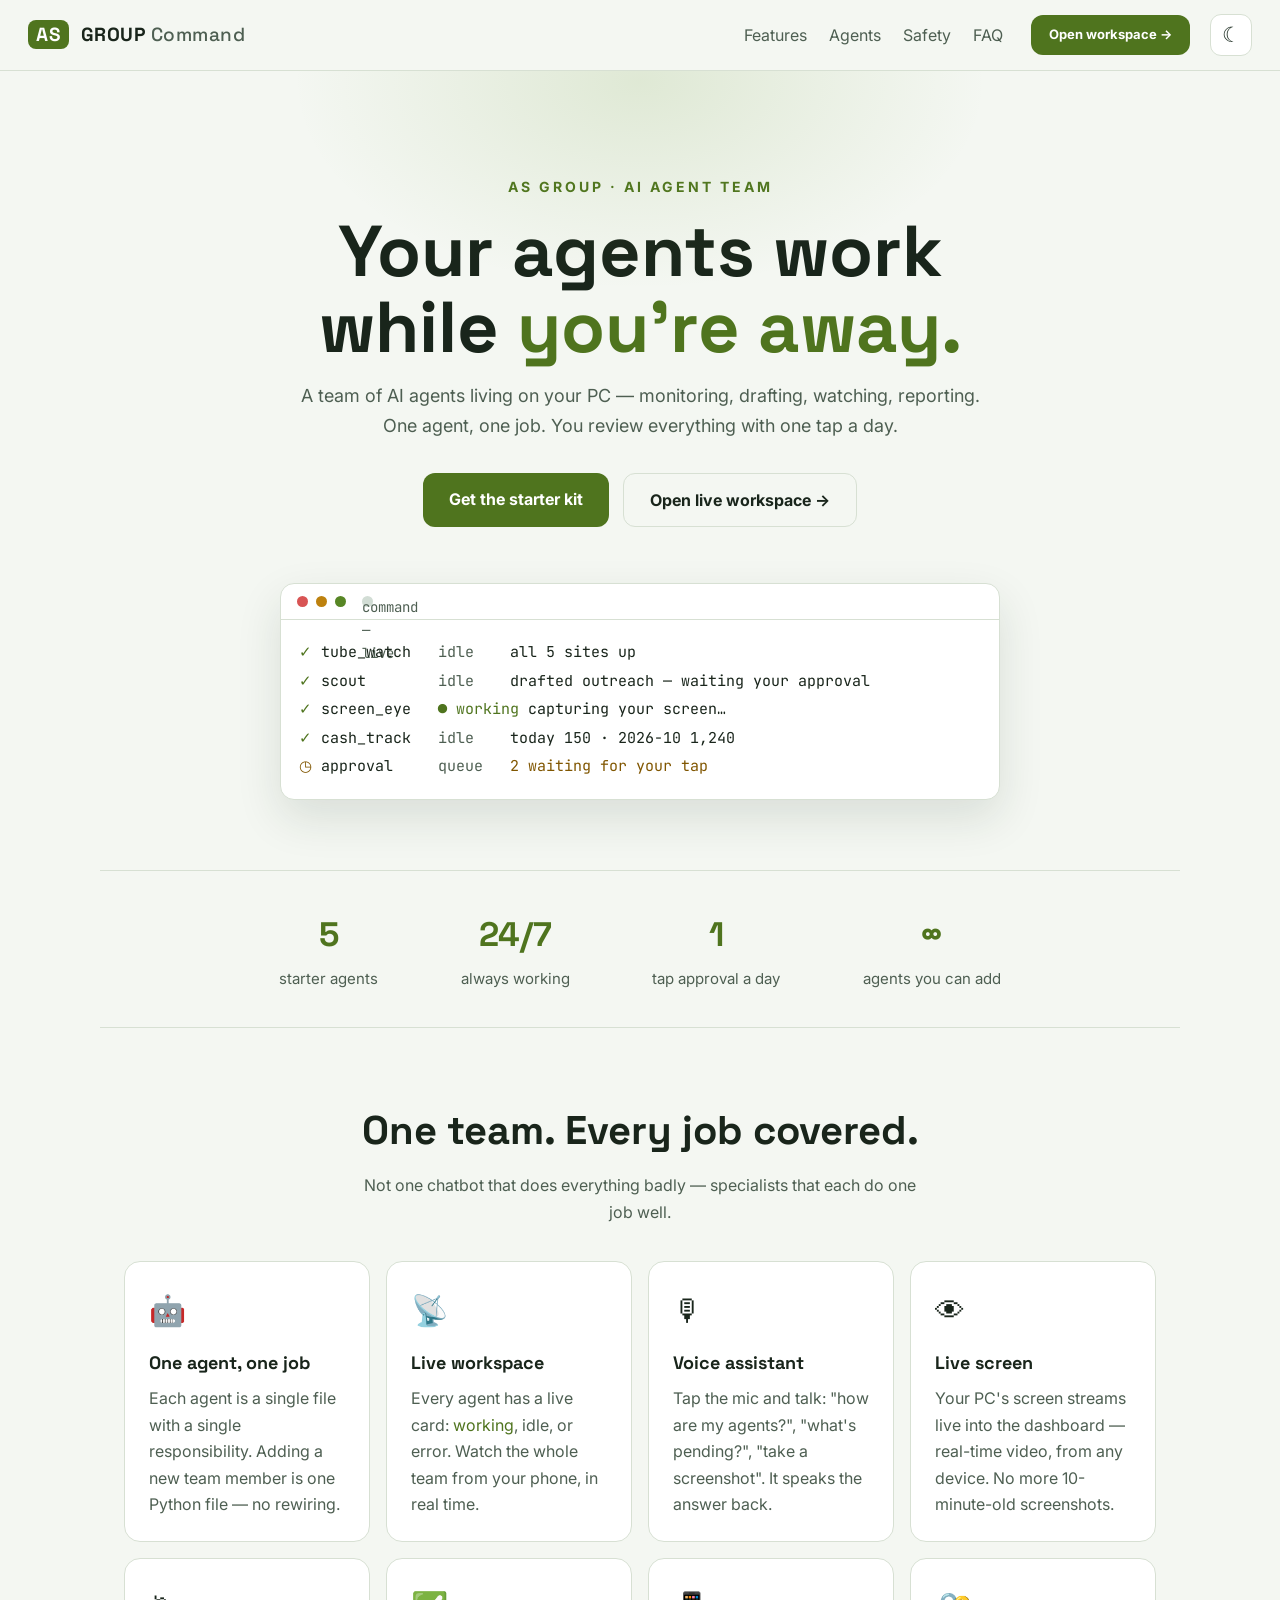
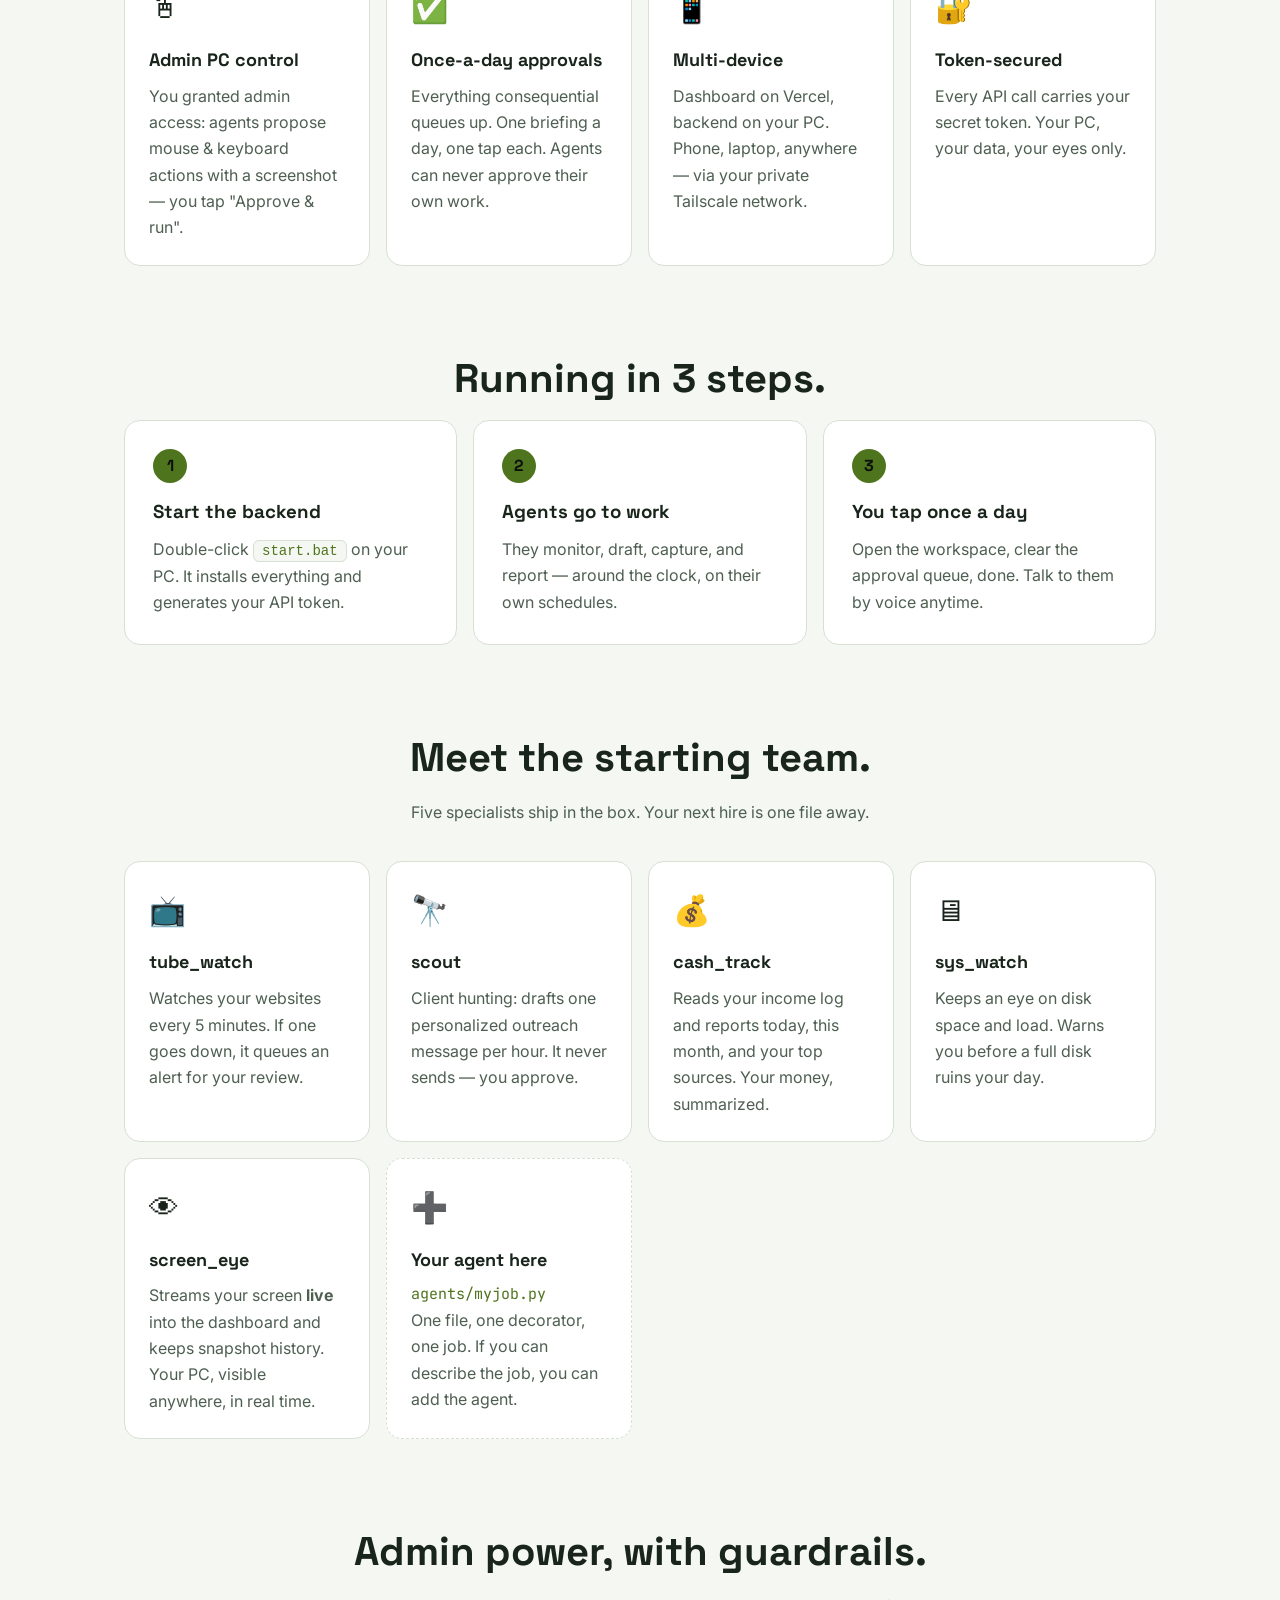
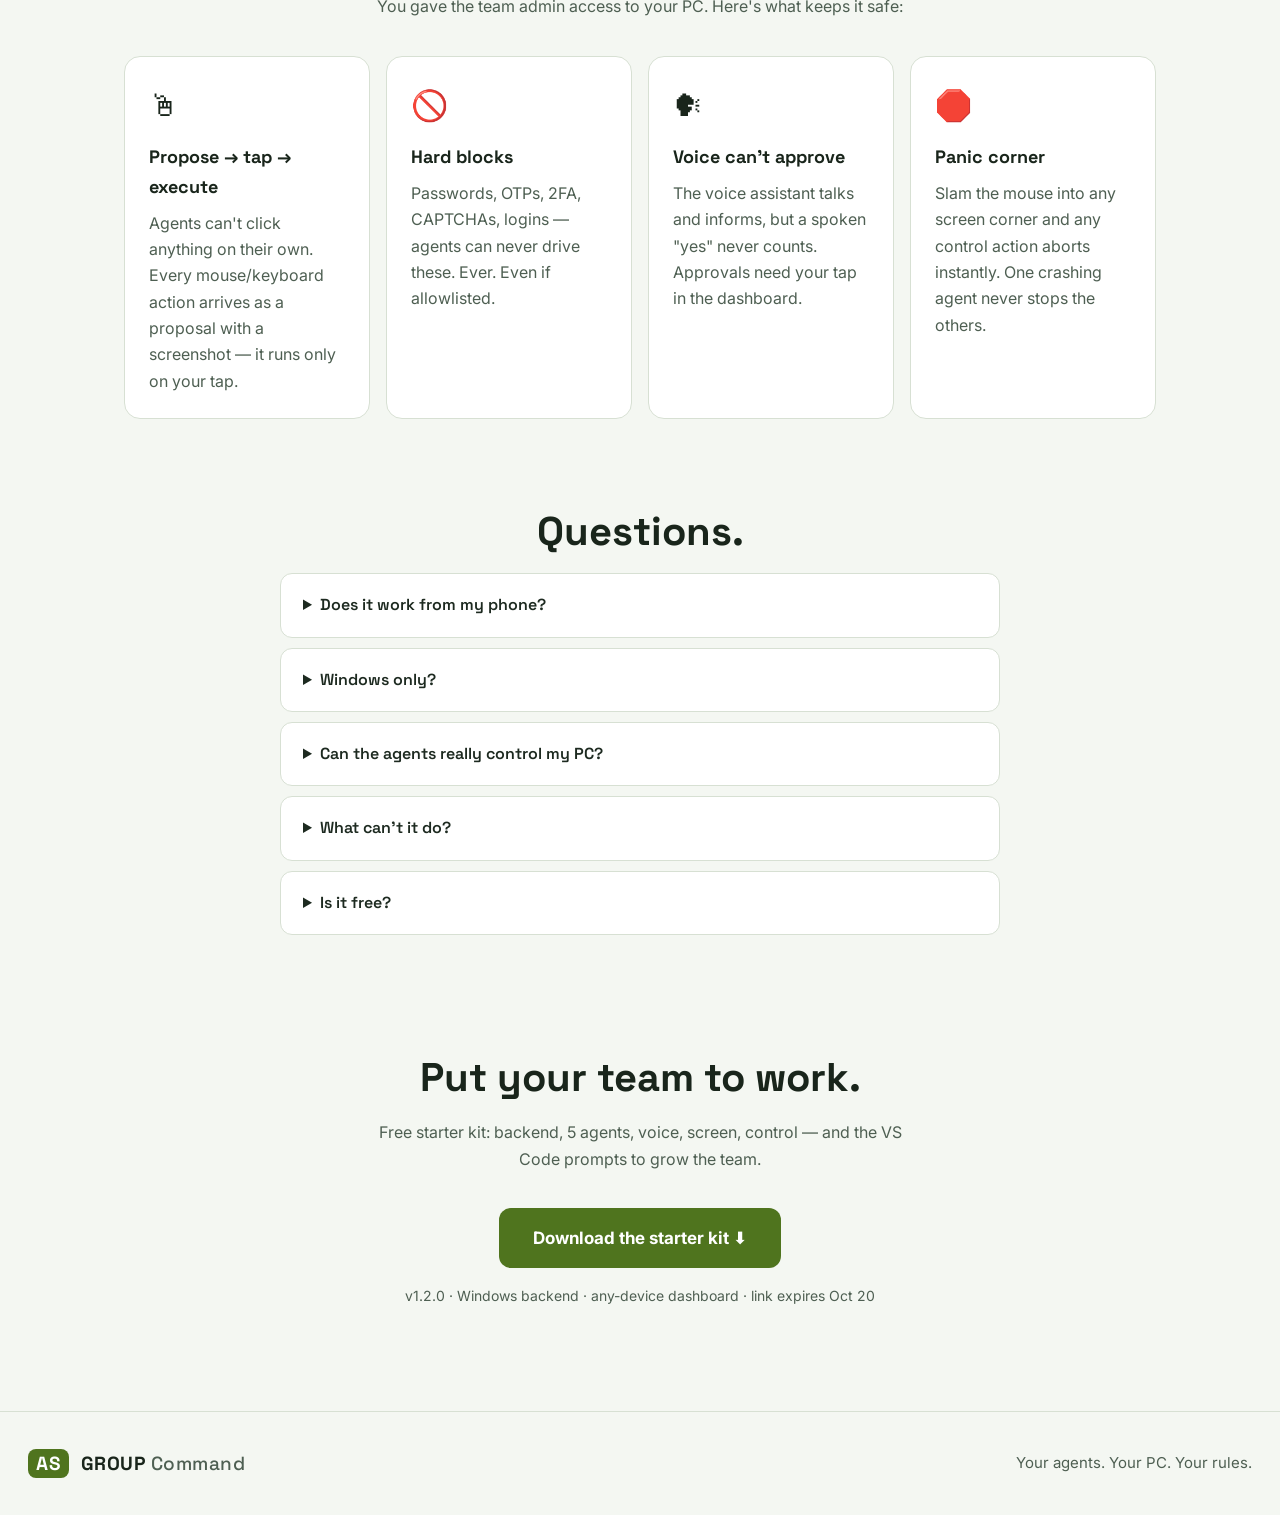
<file: frontend/index.html>
<!doctype html>
<html lang="en">
<head>
<meta charset="utf-8">
<meta name="viewport" content="width=device-width, initial-scale=1">
<meta name="theme-color" content="#070b10">
<title>AS GROUP Command — Your AI agent team</title>
<meta name="description" content="A team of AI agents that works on your PC while you're away. One agent, one job. Voice control, live screen, one-tap approvals.">
<link rel="manifest" href="manifest.webmanifest">
<link rel="icon" href="icon.svg" type="image/svg+xml">
<link rel="apple-touch-icon" href="icon.svg">
<link rel="stylesheet" href="site.css">
<link rel="preconnect" href="https://fonts.googleapis.com">
<link href="https://fonts.googleapis.com/css2?family=Space+Grotesk:wght@500;600;700&family=Inter:wght@400;500;600&family=JetBrains+Mono:wght@400;500&display=swap" rel="stylesheet">
</head>
<body>
<nav>
  <div class="brand"><span class="logo">AS</span> GROUP <em>Command</em></div>
  <div class="links">
    <a href="#features">Features</a><a href="#agents">Agents</a>
    <a href="#safety">Safety</a><a href="#faq">FAQ</a>
  </div>
  <a class="btn small" href="dashboard.html">Open workspace →</a>
  <button type="button" id="siteThemeBtn" class="theme-toggle" title="Switch to light theme" aria-label="Switch to light theme">☼</button>
  <button class="burger" id="burger" aria-label="menu">☰</button>
</nav>
<div class="mobilemenu hidden" id="mobilemenu">
  <a href="#features">Features</a><a href="#agents">Agents</a>
  <a href="#safety">Safety</a><a href="#faq">FAQ</a>
  <a href="dashboard.html">Open workspace →</a>
</div>

<header class="hero">
  <div class="glow"></div>
  <p class="kicker">AS GROUP · AI AGENT TEAM</p>
  <h1>Your agents work<br>while <span>you're away.</span></h1>
  <p class="sub">A team of AI agents living on your PC — monitoring, drafting, watching, reporting. One agent, one job. You review everything with one tap a day.</p>
  <div class="cta">
    <a class="btn" href="#download">Get the starter kit</a>
    <a class="btn ghost" href="dashboard.html">Open live workspace →</a>
  </div>
  <div class="terminal">
    <div class="tbar"><span></span><span></span><span></span><span class="ttitle">command — live</span></div>
    <pre id="term"><span class="g">✓</span> tube_watch   <span class="mut">idle</span>    all 5 sites up
<span class="g">✓</span> scout        <span class="mut">idle</span>    drafted outreach — waiting your approval
<span class="g">✓</span> screen_eye   <span class="grn">● working</span> capturing your screen…
<span class="g">✓</span> cash_track   <span class="mut">idle</span>    today 150 · 2026-10 1,240
<span class="amb">◷</span> approval     <span class="mut">queue</span>   <span class="amb">2 waiting for your tap</span></pre>
  </div>
</header>

<section class="stats">
  <div><b data-count="5">0</b><span>starter agents</span></div>
  <div><b>24/7</b><span>always working</span></div>
  <div><b data-count="1">0</b><span>tap approval a day</span></div>
  <div><b>∞</b><span>agents you can add</span></div>
</section>

<section id="features">
  <h2>One team. Every job covered.</h2>
  <p class="secsub">Not one chatbot that does everything badly — specialists that each do one job well.</p>
  <div class="grid">
    <div class="card"><div class="ico">🤖</div><h3>One agent, one job</h3><p>Each agent is a single file with a single responsibility. Adding a new team member is one Python file — no rewiring.</p></div>
    <div class="card"><div class="ico">📡</div><h3>Live workspace</h3><p>Every agent has a live card: <span class="grn">working</span>, idle, or error. Watch the whole team from your phone, in real time.</p></div>
    <div class="card"><div class="ico">🎙</div><h3>Voice assistant</h3><p>Tap the mic and talk: "how are my agents?", "what's pending?", "take a screenshot". It speaks the answer back.</p></div>
    <div class="card"><div class="ico">👁</div><h3>Live screen</h3><p>Your PC's screen streams live into the dashboard — real-time video, from any device. No more 10-minute-old screenshots.</p></div>
    <div class="card"><div class="ico">🖱</div><h3>Admin PC control</h3><p>You granted admin access: agents propose mouse & keyboard actions with a screenshot — you tap "Approve & run".</p></div>
    <div class="card"><div class="ico">✅</div><h3>Once-a-day approvals</h3><p>Everything consequential queues up. One briefing a day, one tap each. Agents can never approve their own work.</p></div>
    <div class="card"><div class="ico">📱</div><h3>Multi-device</h3><p>Dashboard on Vercel, backend on your PC. Phone, laptop, anywhere — via your private Tailscale network.</p></div>
    <div class="card"><div class="ico">🔐</div><h3>Token-secured</h3><p>Every API call carries your secret token. Your PC, your data, your eyes only.</p></div>
  </div>
</section>

<section id="how">
  <h2>Running in 3 steps.</h2>
  <div class="steps">
    <div class="step"><b>1</b><h3>Start the backend</h3><p>Double-click <code>start.bat</code> on your PC. It installs everything and generates your API token.</p></div>
    <div class="step"><b>2</b><h3>Agents go to work</h3><p>They monitor, draft, capture, and report — around the clock, on their own schedules.</p></div>
    <div class="step"><b>3</b><h3>You tap once a day</h3><p>Open the workspace, clear the approval queue, done. Talk to them by voice anytime.</p></div>
  </div>
</section>

<section id="agents">
  <h2>Meet the starting team.</h2>
  <p class="secsub">Five specialists ship in the box. Your next hire is one file away.</p>
  <div class="grid">
    <div class="card"><div class="ico">📺</div><h3>tube_watch</h3><p>Watches your websites every 5 minutes. If one goes down, it queues an alert for your review.</p></div>
    <div class="card"><div class="ico">🔭</div><h3>scout</h3><p>Client hunting: drafts one personalized outreach message per hour. It never sends — you approve.</p></div>
    <div class="card"><div class="ico">💰</div><h3>cash_track</h3><p>Reads your income log and reports today, this month, and your top sources. Your money, summarized.</p></div>
    <div class="card"><div class="ico">🖥</div><h3>sys_watch</h3><p>Keeps an eye on disk space and load. Warns you before a full disk ruins your day.</p></div>
    <div class="card"><div class="ico">👁</div><h3>screen_eye</h3><p>Streams your screen <b>live</b> into the dashboard and keeps snapshot history. Your PC, visible anywhere, in real time.</p></div>
    <div class="card new"><div class="ico">➕</div><h3>Your agent here</h3><p class="mono">agents/myjob.py</p><p>One file, one decorator, one job. If you can describe the job, you can add the agent.</p></div>
  </div>
</section>

<section id="safety">
  <h2>Admin power, with guardrails.</h2>
  <p class="secsub">You gave the team admin access to your PC. Here's what keeps it safe:</p>
  <div class="grid">
    <div class="card"><div class="ico">🖱</div><h3>Propose → tap → execute</h3><p>Agents can't click anything on their own. Every mouse/keyboard action arrives as a proposal with a screenshot — it runs only on your tap.</p></div>
    <div class="card"><div class="ico">🚫</div><h3>Hard blocks</h3><p>Passwords, OTPs, 2FA, CAPTCHAs, logins — agents can never drive these. Ever. Even if allowlisted.</p></div>
    <div class="card"><div class="ico">🗣</div><h3>Voice can't approve</h3><p>The voice assistant talks and informs, but a spoken "yes" never counts. Approvals need your tap in the dashboard.</p></div>
    <div class="card"><div class="ico">🛑</div><h3>Panic corner</h3><p>Slam the mouse into any screen corner and any control action aborts instantly. One crashing agent never stops the others.</p></div>
  </div>
</section>

<section id="faq">
  <h2>Questions.</h2>
  <div class="faq">
    <details><summary>Does it work from my phone?</summary><p>Yes. The dashboard is a website — open it on your phone, enter your backend address and token once. From anywhere, use Tailscale (free) to reach your PC privately.</p></details>
    <details><summary>Windows only?</summary><p>The backend (where agents live) runs on Windows — that's where your work is. The dashboard works on any device with a browser.</p></details>
    <details><summary>Can the agents really control my PC?</summary><p>Yes — with your explicit grant. They propose each action with a screenshot; you tap "Approve & run". You can also allowlist safe actions (like screenshots) to run without asking.</p></details>
    <details><summary>What can't it do?</summary><p>Agents never send messages, post, publish, or spend on their own. They never touch logins, OTPs, or CAPTCHAs. Voice informs but never approves.</p></details>
    <details><summary>Is it free?</summary><p>Yes — it's your software on your PC. No subscriptions, no cloud fees. The dashboard hosting is on Vercel's free tier.</p></details>
  </div>
</section>

<section id="download" class="cta2">
  <h2>Put your team to work.</h2>
  <p class="secsub">Free starter kit: backend, 5 agents, voice, screen, control — and the VS Code prompts to grow the team.</p>
  <a class="btn big" href="https://muse.ai/files/1357005217494019/990604426631243/2vliom17kjibmdvypqzsr7bu/asgroup-command-starter.zip">Download the starter kit ⬇</a>
  <p class="fine">v1.2.0 · Windows backend · any-device dashboard · link expires Oct 20</p>
</section>

<footer>
  <div class="brand"><span class="logo">AS</span> GROUP <em>Command</em></div>
  <p>Your agents. Your PC. Your rules.</p>
</footer>
<script src="site.js"></script>
</body>
</html>
</file>
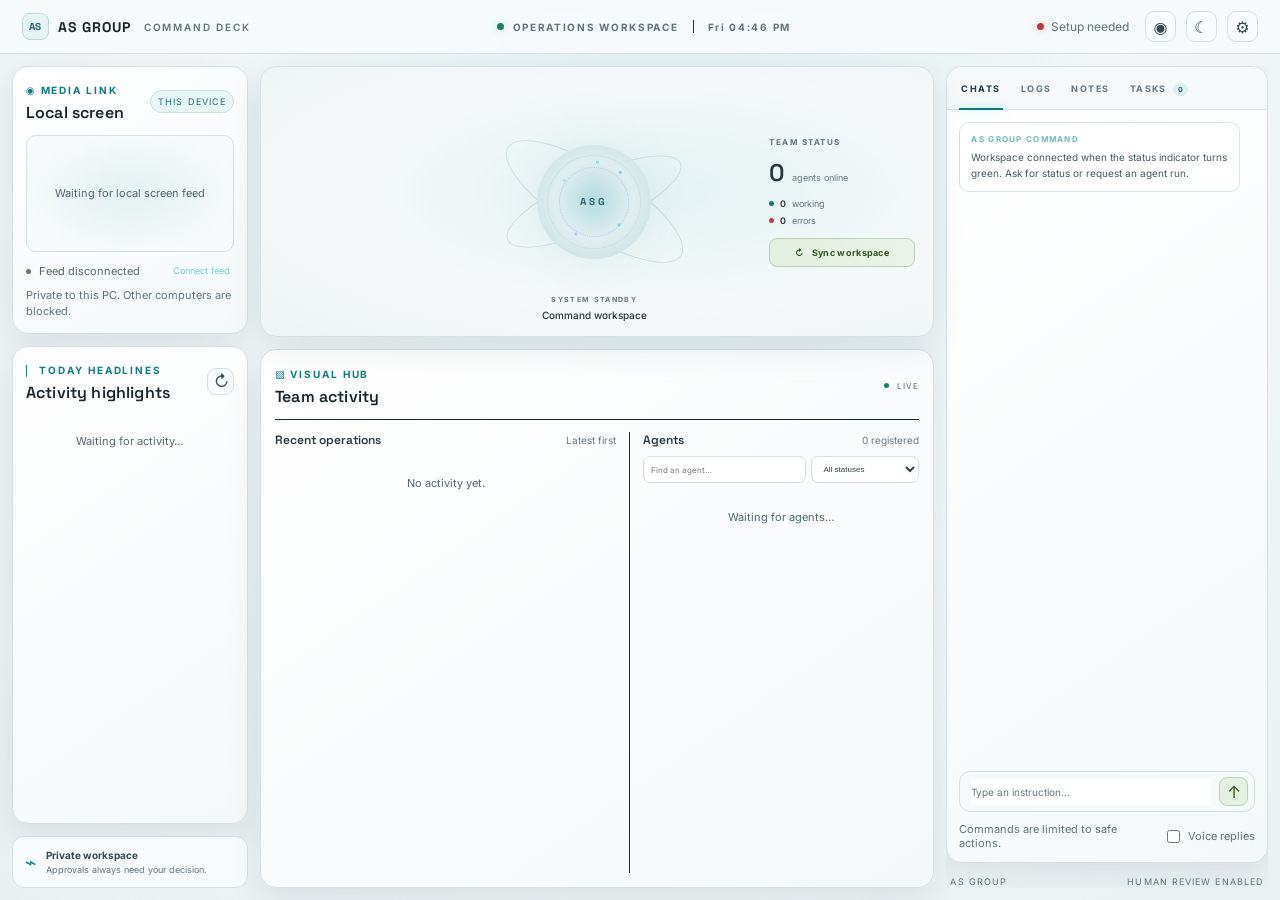
<file: frontend/dashboard.html>
<!doctype html>
<html lang="en">
<head>
<meta charset="utf-8">
<meta name="viewport" content="width=device-width, initial-scale=1">
<meta name="theme-color" content="#070b10">
<meta name="description" content="AS GROUP Command operations dashboard">
<link rel="manifest" href="manifest.webmanifest">
<link rel="icon" href="icon.svg" type="image/svg+xml">
<link rel="apple-touch-icon" href="icon.svg">
<title>AS GROUP Command — Operations Deck</title>
<link rel="stylesheet" href="dash.css">
<link rel="preconnect" href="https://fonts.googleapis.com">
<link href="https://fonts.googleapis.com/css2?family=Space+Grotesk:wght@500;600;700&family=Inter:wght@400;500;600;700&display=swap" rel="stylesheet">
</head>
<body>
<header class="topbar">
  <div class="brand"><span class="brand-mark">AS</span><span>AS GROUP</span><i>COMMAND DECK</i></div>
  <div class="topbar-center"><span class="live-dot"></span><span>OPERATIONS WORKSPACE</span><span class="top-divider"></span><span id="systemClock">--:--</span></div>
  <div class="topbar-actions">
    <span class="connection"><span id="connDot" class="dot idle"></span><span id="connText">Connecting</span></span>
    <button id="micBtn" class="icon-button" title="Voice command" aria-label="Voice command">◉</button>
    <button id="themeBtn" class="icon-button" title="Switch to light theme" aria-label="Switch to light theme">☼</button>
    <button id="settingsBtn" class="icon-button" title="Backend connection" aria-label="Backend connection">⚙</button>
  </div>
</header>

<div id="settings" class="settings-drawer hidden">
  <div class="drawer-title"><div><span class="eyebrow">CONNECTION</span><h2>Backend settings</h2></div><button id="closeSettings" class="icon-button" aria-label="Close settings">×</button></div>
  <label>Backend URL <input id="baseUrl" placeholder="http://127.0.0.1:8000"></label>
  <label>API token <input id="apiToken" type="password" placeholder="from config.yaml"></label>
  <button id="saveSettings" class="button-primary">Connect</button>
  <p class="hint">Screen previews only work from the backend PC itself. Other dashboard data can connect over your private network.</p>
</div>

<main class="dashboard">
  <aside class="left-column">
    <section class="panel screen-panel">
      <div class="section-heading"><div><span class="eyebrow">◉ MEDIA LINK</span><h2>Local screen</h2></div><span class="privacy-chip">THIS DEVICE</span></div>
      <div class="screen-preview"><img id="screenLive" alt="Live screen from this backend device"><div id="screenState" class="screen-state">Waiting for local screen feed</div></div>
      <div class="screen-toolbar"><span id="screenFeedState"><i class="tiny-dot"></i> Feed disconnected</span><button id="screenBtn" class="text-button">Connect feed</button></div>
      <p class="microcopy">Private to this PC. Other computers are blocked.</p>
    </section>

    <section class="panel headlines-panel">
      <div class="section-heading"><div><span class="eyebrow">▏ TODAY HEADLINES</span><h2>Activity highlights</h2></div><button id="refreshBtn" class="icon-button small" title="Refresh workspace" aria-label="Refresh workspace">↻</button></div>
      <div id="headlines" class="headlines-list"><div class="empty-small">Waiting for activity…</div></div>
    </section>

    <section class="privacy-note">
      <span class="privacy-icon">⌁</span><span><b>Private workspace</b><small>Approvals always need your decision.</small></span>
    </section>
  </aside>

  <section class="center-column">
    <section class="panel core-panel">
      <div id="agentNodes" class="agent-nodes" aria-label="Agent status nodes"></div>
      <div class="core-visual">
        <div class="orbit orbit-one"></div><div class="orbit orbit-two"></div>
        <div class="core-sphere"><div class="sphere-glow"></div><div class="sphere-points"></div><span>ASG</span></div>
        <div class="core-caption"><span id="coreStatus" class="eyebrow">SYSTEM STANDBY</span><strong id="coreHeadline">Command workspace</strong></div>
      </div>
      <div class="core-side">
        <span class="eyebrow">TEAM STATUS</span>
        <div class="core-count"><strong id="agentCount">0</strong><span>agents online</span></div>
        <div class="core-metrics"><span><i class="metric-dot active"></i><b id="workingCount">0</b> working</span><span><i class="metric-dot danger"></i><b id="errorCount">0</b> errors</span></div>
        <button id="syncBtn" class="button-primary">↻ &nbsp; Sync workspace</button>
      </div>
    </section>

    <section class="panel visual-hub">
      <div class="hub-header"><div><span class="eyebrow">▧ VISUAL HUB</span><h2>Team activity</h2></div><span class="live-label"><i class="tiny-dot"></i> LIVE</span></div>
      <div class="hub-grid">
        <section class="activity-section"><div class="subheading"><h3>Recent operations</h3><span>Latest first</span></div><div id="activity" class="activity-feed"><div class="empty-small">No activity yet.</div></div></section>
        <section class="agents-section"><div class="subheading"><h3>Agents</h3><span id="agentGridCount">0 registered</span></div><div class="agent-tools"><input id="agentSearch" type="search" placeholder="Find an agent…" aria-label="Search agents"><select id="agentStatusFilter" aria-label="Filter agents by status"><option value="all">All statuses</option><option value="working">Working</option><option value="idle">Idle</option><option value="paused">Paused</option><option value="error">Error</option></select></div><div id="agents" class="agent-grid"><div class="empty-small">Waiting for agents…</div></div></section>
      </div>
    </section>
  </section>

  <aside class="right-column">
    <section class="panel command-panel">
      <nav class="tabbar" aria-label="Workspace panels">
        <button class="tab active" data-tab="chats" aria-selected="true">CHATS</button>
        <button class="tab" data-tab="logs" aria-selected="false">LOGS</button>
        <button class="tab" data-tab="notes" aria-selected="false">NOTES</button>
        <button class="tab" data-tab="tasks" aria-selected="false">TASKS <span id="taskBadge" class="tab-count">0</span></button>
      </nav>

      <section id="view-chats" class="tab-view chat-view">
        <div id="chatMessages" class="chat-messages"><div class="chat-message assistant"><span class="message-tag">AS GROUP COMMAND</span><p>Workspace connected when the status indicator turns green. Ask for status or request an agent run.</p></div></div>
        <form id="commandForm" class="composer"><input id="commandInput" autocomplete="off" placeholder="Type an instruction…" aria-label="Command"><button type="submit" aria-label="Send command">↑</button></form>
        <div class="chat-footer"><span>Commands are limited to safe actions.</span><label><input type="checkbox" id="ttsToggle"> Voice replies</label></div>
      </section>

      <section id="view-logs" class="tab-view logs-view hidden"><div class="view-heading"><span class="eyebrow">SYSTEM LOG</span><h2>Recent events</h2></div><div id="logs" class="logs-feed"><div class="empty-small">No log entries.</div></div></section>

      <section id="view-notes" class="tab-view notes-view hidden"><div class="view-heading"><span class="eyebrow">PERSONAL SPACE</span><h2>Shared notes</h2><p>Notes sync to the backend’s local SQLite database for your authenticated devices.</p></div><textarea id="notesInput" placeholder="Keep a private note…"></textarea><div class="notes-footer"><span id="notesStatus">Saved on this device</span><button id="saveNotes" class="button-secondary">Save notes</button></div></section>

      <section id="view-tasks" class="tab-view tasks-view hidden"><div class="view-heading"><span class="eyebrow">REVIEW REQUIRED</span><h2>Approval queue</h2><p>Nothing here runs until you approve it.</p></div><div id="approvals"><div class="empty-small">Loading approvals…</div></div></section>
    </section>
    <div class="right-footer"><span>AS GROUP</span><span>HUMAN REVIEW ENABLED</span></div>
  </aside>
</main>

<div id="agentModal" class="agent-modal hidden" aria-hidden="true">
  <section class="agent-dialog" role="dialog" aria-modal="true" aria-labelledby="agentDetailName">
    <div class="detail-header"><div><span class="eyebrow">AGENT DETAILS</span><h2 id="agentDetailName">Agent</h2></div><button id="closeAgentDetail" class="icon-button" aria-label="Close agent details">×</button></div>
    <div class="detail-status"><span id="agentDetailDot" class="dot idle"></span><span id="agentDetailStatus">idle</span><span id="agentDetailLastRun"></span></div>
    <p id="agentDetailSummary" class="detail-summary"></p>
    <div class="detail-activity-heading"><h3>Recent activity</h3><span>Latest first</span></div>
    <div id="agentDetailActivity" class="detail-activity"><div class="empty-small">Loading activity…</div></div>
    <div class="detail-activity-heading run-history-heading"><h3>Recent runs</h3><span>Result · duration</span></div>
    <div id="agentRunHistory" class="run-history"><div class="empty-small">Loading run history…</div></div>
    <p class="pause-note">Pausing prevents future runs. A run already in progress may finish.</p>
    <div id="agentDetailError" class="detail-error hidden"></div>
    <div class="agent-actions"><button id="agentRunBtn" class="button-secondary">Run now</button><button id="agentPauseBtn" class="button-primary">Pause agent</button></div>
  </section>
</div>

<script src="app.js"></script>
</body>
</html>
</file>
<file: frontend/site.css>
:root{
  color-scheme:dark;--bg:#0b0f0e;--panel:#141a18;--line:#24302b;--txt:#eef4f0;--mut:#a4b2aa;
  --green:#95bf47;--green-ink:#10150b;--amber:#f0bd52;--red:#ed7777;--nav:rgba(11,15,14,.96);
}
*{box-sizing:border-box}
html{scroll-behavior:smooth}
body{margin:0;background:var(--bg);color:var(--txt);font-family:Inter,system-ui,sans-serif;font-size:16px;line-height:1.65}
nav{display:flex;align-items:center;gap:20px;padding:14px 28px;position:sticky;top:0;background:var(--nav);backdrop-filter:blur(10px);border-bottom:1px solid var(--line);z-index:10}
.brand{font-family:"Space Grotesk",sans-serif;font-weight:700;font-size:19px;letter-spacing:.5px;white-space:nowrap}
.brand .logo{background:var(--green);color:var(--green-ink);border-radius:8px;padding:2px 8px;margin-right:6px}
.brand em{font-style:normal;color:var(--mut);font-weight:500}
nav .links{display:flex;gap:22px;margin-left:auto}
nav .links a, .mobilemenu a{color:var(--mut);text-decoration:none;font-size:16px}
nav .links a:hover{color:var(--txt)}
.btn{background:var(--green);color:var(--green-ink);font-weight:700;border-radius:12px;padding:13px 26px;text-decoration:none;display:inline-block;border:0;cursor:pointer;font-size:16px}
.btn.small{padding:9px 18px;font-size:13px;margin-left:8px}
.btn.ghost{background:transparent;color:var(--txt);border:1px solid var(--line)}
.btn.big{font-size:17px;padding:16px 34px}
.burger{display:none;background:none;border:1px solid var(--line);color:var(--txt);border-radius:8px;padding:8px 12px;font-size:16px;margin-left:auto}
.mobilemenu{display:flex;flex-direction:column;gap:4px;padding:12px 28px;border-bottom:1px solid var(--line);background:var(--bg)}
.mobilemenu a{padding:8px 0;border-bottom:1px solid var(--line)}
.hidden{display:none}
.hero{position:relative;text-align:center;padding:90px 24px 70px;overflow:hidden}
.glow{position:absolute;top:-200px;left:50%;transform:translateX(-50%);width:700px;height:420px;background:radial-gradient(ellipse,rgba(149,191,71,.16),transparent 70%);pointer-events:none}
.kicker{color:var(--green);letter-spacing:3px;font-size:14px;font-weight:700}
.hero h1{font-family:"Space Grotesk",sans-serif;font-size:clamp(40px,7vw,72px);line-height:1.05;margin:16px 0}
.hero h1 span{color:var(--green)}
.hero .sub{color:var(--mut);max-width:680px;margin:0 auto 32px;font-size:18px}
.cta{display:flex;gap:14px;justify-content:center;flex-wrap:wrap;margin-bottom:56px}
.terminal{max-width:720px;margin:0 auto;background:var(--panel);border:1px solid var(--line);border-radius:14px;text-align:left;box-shadow:0 20px 60px rgba(0,0,0,.22)}
.tbar{display:flex;gap:8px;align-items:center;padding:12px 16px;border-bottom:1px solid var(--line)}
.tbar span{width:11px;height:11px;border-radius:50%;background:#2c3833}
.tbar span:nth-child(1){background:#e05c5c}.tbar span:nth-child(2){background:#e0a83c}.tbar span:nth-child(3){background:#95BF47}
.ttitle{margin-left:8px;color:var(--mut);font-size:14px;font-family:"JetBrains Mono",monospace}
.terminal pre{margin:0;padding:18px;font-family:"JetBrains Mono",monospace;font-size:15px;line-height:1.9;overflow-x:auto}
.g{color:var(--green)}.grn{color:var(--green)}.amb{color:var(--amber)}.mut{color:var(--mut)}
.stats{display:flex;justify-content:center;gap:8%;padding:36px 24px;border-top:1px solid var(--line);border-bottom:1px solid var(--line);flex-wrap:wrap;text-align:center}
.stats div{display:flex;flex-direction:column;gap:4px}
.stats b{font-family:"Space Grotesk",sans-serif;font-size:34px;color:var(--green)}
.stats span{color:var(--mut);font-size:15px}
section{max-width:1080px;margin:0 auto;padding:70px 24px 10px}
h2{font-family:"Space Grotesk",sans-serif;font-size:clamp(28px,4vw,40px);margin:0 0 8px;text-align:center}
.secsub{color:var(--mut);text-align:center;max-width:560px;margin:0 auto 36px}
.grid{display:grid;grid-template-columns:repeat(auto-fill,minmax(240px,1fr));gap:16px}
.card{background:var(--panel);border:1px solid var(--line);border-radius:16px;padding:24px;transition:transform .2s,border-color .2s}
.card:hover{transform:translateY(-4px);border-color:var(--green)}
.card .ico{font-size:30px;margin-bottom:12px}
.card h3{margin:0 0 8px;font-family:"Space Grotesk",sans-serif;font-size:18px}
.card p{margin:0;color:var(--mut);font-size:16px}
.card .mono{font-family:"JetBrains Mono",monospace;color:var(--green);font-size:15px}
.card.new{border-style:dashed}
.steps{display:grid;grid-template-columns:repeat(auto-fit,minmax(260px,1fr));gap:16px}
.step{background:var(--panel);border:1px solid var(--line);border-radius:16px;padding:28px}
.step b{display:inline-block;background:var(--green);color:#0B0F0E;width:34px;height:34px;border-radius:50%;text-align:center;line-height:34px;font-family:"Space Grotesk",sans-serif;margin-bottom:14px}
.step h3{margin:0 0 8px;font-family:"Space Grotesk",sans-serif}
.step p{color:var(--mut);font-size:16px;margin:0}
.step code{background:var(--bg);border:1px solid var(--line);border-radius:6px;padding:2px 8px;font-size:14px;color:var(--green)}
.faq{max-width:720px;margin:0 auto}
.faq details{background:var(--panel);border:1px solid var(--line);border-radius:12px;margin-bottom:10px;padding:18px 22px}
.faq summary{cursor:pointer;font-weight:600;font-family:"Space Grotesk",sans-serif}
.faq p{color:var(--mut);font-size:16px;margin:10px 0 0}
.cta2{text-align:center;padding:90px 24px}
.cta2 .fine{color:var(--mut);font-size:14px;margin-top:16px}
footer{border-top:1px solid var(--line);padding:36px 28px;display:flex;justify-content:space-between;align-items:center;flex-wrap:wrap;gap:12px}
footer p{color:var(--mut);font-size:15px;margin:0}
@media(max-width:700px){nav .links,nav .btn.small{display:none}.burger{display:block}.cta .btn{width:100%;text-align:center}}

.theme-toggle{width:42px;height:42px;flex:0 0 auto;display:grid;place-items:center;border:1px solid var(--line);border-radius:11px;background:var(--panel);color:var(--txt);font-size:21px;cursor:pointer}
.theme-toggle:hover{border-color:var(--green)}
button:focus-visible,a:focus-visible,summary:focus-visible{outline:3px solid var(--green);outline-offset:3px}
section[id]{scroll-margin-top:78px}
@media(max-width:700px){nav{gap:10px;padding:11px 14px}.theme-toggle{margin-left:auto;width:40px;height:40px}.burger{margin-left:0}.hero{padding:68px 18px 52px}.hero h1{font-size:clamp(36px,11vw,56px)}.hero .sub{font-size:17px}.stats{gap:22px;padding:28px 16px}.stats div{min-width:38%}section{padding:54px 18px 8px}.grid,.steps{grid-template-columns:1fr;gap:12px}.card,.step{padding:20px}.cta2{padding:62px 18px}.cta2 .btn.big{width:100%;padding:14px 16px}footer{padding:28px 18px}}
@media(max-width:380px){.brand{font-size:16px}.theme-toggle{width:38px;height:38px}.burger{padding:7px 9px}.hero{padding-top:54px}.terminal pre{font-size:13px;padding:14px}.stats div{min-width:42%}.faq details{padding:16px}.btn.big{font-size:15px}}
@media(prefers-reduced-motion:reduce){html{scroll-behavior:auto}.card{transition:none}}

:root[data-theme="light"]{color-scheme:light;--bg:#f4f7f2;--panel:#fff;--line:#d7e0d3;--txt:#19251b;--mut:#4e5f52;--green:#4f741e;--green-ink:#fff;--amber:#805600;--red:#a92f36;--nav:rgba(244,247,242,.97)}
:root[data-theme="light"] .terminal{box-shadow:0 18px 45px rgba(26,48,31,.12)}
:root[data-theme="light"] .glow{background:radial-gradient(ellipse,rgba(104,151,46,.15),transparent 70%)}
:root[data-theme="light"] .tbar span{background:#d2ddd5}
:root[data-theme="light"] .tbar span:nth-child(1){background:#d85454}:root[data-theme="light"] .tbar span:nth-child(2){background:#bd810e}:root[data-theme="light"] .tbar span:nth-child(3){background:#578625}
:root[data-theme="light"] .faq summary{color:#1d2a20}
:root[data-theme="light"] .theme-toggle{background:#fff;color:#243429}
</file>
<file: frontend/dash.css>
:root{
  color-scheme:dark;--bg:#070a0e;--panel:#0d141a;--panel-2:#111b22;--line:#1d2a33;
  --line-bright:#29434a;--text:#e5edf1;--muted:#81919b;--faint:#52616b;
  --cyan:#62dfdf;--blue:#4e93f1;--green:#65d9a1;--amber:#ecb75f;--red:#f07178;
  --shadow:0 16px 42px #0007
}
*{box-sizing:border-box}
html,body{min-height:100%;margin:0}
body{background:radial-gradient(ellipse at 52% 15%,#11202a 0,#080c11 42%,#05070a 100%);color:var(--text);font:13px Inter,system-ui,sans-serif;overflow-x:hidden}
button,input,textarea{font:inherit}
button{color:inherit}
.topbar{height:54px;display:flex;align-items:center;justify-content:space-between;padding:0 22px;border-bottom:1px solid #1e2930;background:#070a0eed;position:sticky;top:0;z-index:10;backdrop-filter:blur(16px)}
.brand{display:flex;align-items:center;gap:9px;font:700 14px "Space Grotesk",sans-serif;letter-spacing:.07em;white-space:nowrap}
.brand-mark{display:grid;place-items:center;width:27px;height:27px;border:1px solid #31545a;background:#102329;color:var(--cyan);border-radius:8px;font-size:10px}
.brand i{font:600 9px Inter,sans-serif;letter-spacing:.18em;color:#6f808b;margin-left:4px}
.topbar-center{display:flex;align-items:center;gap:9px;color:#758793;font-size:9px;font-weight:700;letter-spacing:.17em}
.live-dot,.tiny-dot,.dot,.metric-dot{display:inline-block;width:7px;height:7px;border-radius:50%;background:var(--green);box-shadow:0 0 9px #65d9a177}
.top-divider{height:13px;border-left:1px solid #29343a;margin:0 5px}
.topbar-actions{display:flex;align-items:center;gap:10px;color:var(--muted)}
.connection{display:flex;align-items:center;gap:7px;font-size:11px;margin-right:6px}
.dot.idle{background:#697680;box-shadow:none}.dot.paused{background:var(--amber);box-shadow:0 0 7px #ecb75f66}.dot.working{background:var(--cyan);box-shadow:0 0 8px #62dfdf80;animation:pulse 1.4s infinite}.dot.error{background:var(--red);box-shadow:0 0 8px #f0717880}.dot.ok{background:var(--green)}
.icon-button{width:31px;height:31px;border:1px solid var(--line);border-radius:9px;background:#10171d;color:#9aabb4;cursor:pointer;font-size:16px;transition:.18s}
.icon-button:hover,.button-secondary:hover{border-color:#3d7073;color:var(--cyan)}
.icon-button.small{width:27px;height:27px;font-size:16px}
.dashboard{height:calc(100vh - 54px);min-height:660px;max-width:1920px;margin:auto;padding:12px;display:grid;grid-template-columns:minmax(205px,18.8%) minmax(390px,1fr) minmax(285px,25.6%);gap:12px}
.left-column,.center-column,.right-column{min-width:0;min-height:0;display:flex;flex-direction:column;gap:12px}
.panel{background:linear-gradient(145deg,#101920f5,#0b1117f5);border:1px solid #1d2c34;border-radius:16px;box-shadow:var(--shadow);overflow:hidden}
.screen-panel{padding:13px;flex:0 0 auto}
.section-heading,.hub-header,.drawer-title{display:flex;align-items:center;justify-content:space-between;gap:10px}
.eyebrow{font-size:8px;font-weight:700;letter-spacing:.19em;color:var(--cyan)}
h2,h3,p{margin:0}
.section-heading h2,.hub-header h2,.view-heading h2,.drawer-title h2{font:600 14px "Space Grotesk",sans-serif;letter-spacing:.01em;margin-top:5px}
.privacy-chip{font-size:7px;letter-spacing:.12em;padding:5px 7px;border:1px solid #23424a;border-radius:99px;color:#7dc9c9;white-space:nowrap}
.screen-preview{margin-top:12px;position:relative;aspect-ratio:16/9;min-height:110px;max-height:180px;background:radial-gradient(ellipse,#102127,#05080b 75%);border:1px solid #22363d;border-radius:10px;overflow:hidden;display:flex;align-items:center;justify-content:center}
.screen-preview img{display:none;width:100%;height:100%;object-fit:contain;background:#050607}
.screen-preview img.ready{display:block}
.screen-state{max-width:90%;text-align:center;color:#8b9da6;font-size:10px;line-height:1.5}
.screen-toolbar{display:flex;justify-content:space-between;align-items:center;margin-top:9px;color:#758791;font-size:9px}
.tiny-dot{width:5px;height:5px;margin-right:5px;vertical-align:1px;background:#65737d;box-shadow:none}
.screen-toolbar.connected .tiny-dot{background:var(--green);box-shadow:0 0 6px #65d9a177}
.text-button{border:0;background:none;color:#76cccc;cursor:pointer;font-size:9px;padding:4px}
.microcopy{color:#61717b;font-size:9px;line-height:1.45;margin-top:8px}
.headlines-panel{padding:13px;flex:1;min-height:140px;display:flex;flex-direction:column}
.headlines-list{overflow:auto;margin-top:11px}
.headline{padding:10px 0;border-top:1px solid #1b2930}
.headline:first-child{border-top:0;padding-top:2px}
.headline-title{font-size:9px;font-weight:700;text-transform:uppercase;letter-spacing:.08em;color:#b1c3ca;line-height:1.5}
.headline-meta{font-size:8px;letter-spacing:.08em;color:var(--cyan);margin-top:4px}
.headline p{font-size:9px;line-height:1.5;color:#7f909a;margin-top:5px;word-break:break-word}
.privacy-note{display:flex;align-items:center;gap:10px;border:1px solid #1b2a31;border-radius:12px;background:#0b1116;padding:12px;color:#9aaab2}
.privacy-icon{color:var(--cyan);font-size:19px}.privacy-note b,.privacy-note small{display:block}.privacy-note b{font-size:10px}.privacy-note small{font-size:9px;color:#65757e;margin-top:3px}
.core-panel{min-height:225px;flex:0 0 33%;position:relative;display:grid;grid-template-columns:minmax(105px,22%) 1fr minmax(130px,23%);align-items:center;padding:15px 18px;background:radial-gradient(ellipse at 58% 46%,#10232d 0,#0d151b 48%,#0a1116 100%)}
.agent-nodes{display:flex;flex-direction:column;gap:8px;z-index:1}
.agent-node{display:flex;align-items:center;gap:8px;border:1px solid #1d2b33;border-radius:8px;background:#0b1117d9;padding:8px 9px;color:#b0bec5;font-size:9px;min-width:0;box-shadow:0 5px 12px #0003}
.agent-node .dot{width:6px;height:6px;flex:0 0 auto}.agent-node span:last-child{overflow:hidden;text-overflow:ellipsis;white-space:nowrap}
.core-visual{height:100%;min-height:190px;display:flex;flex-direction:column;align-items:center;justify-content:center;position:relative;overflow:hidden}
.core-sphere{width:114px;height:114px;border-radius:50%;position:relative;display:grid;place-items:center;color:#a6d5d9;font:700 10px "Space Grotesk",sans-serif;letter-spacing:.28em;background:radial-gradient(circle at 50% 48%,#39616b66,#1730394d 42%,#0d171d 71%);box-shadow:inset 0 0 26px #66cbd01e,0 0 44px #338e9c13;isolation:isolate}
.core-sphere:before,.core-sphere:after{content:"";position:absolute;inset:10px;border:1px dotted #80c3c766;border-radius:50%;animation:rotate 26s linear infinite}
.core-sphere:after{inset:22px;border-color:#5b88e766;animation-direction:reverse;animation-duration:18s}
.sphere-glow{position:absolute;width:43px;height:43px;border-radius:50%;background:#5cdee31e;filter:blur(10px)}
.sphere-points{position:absolute;inset:0;border-radius:50%;background:radial-gradient(circle at 24% 31%,#8bf5e7 0 1px,transparent 2px),radial-gradient(circle at 73% 24%,#81c7ff 0 1px,transparent 2px),radial-gradient(circle at 72% 70%,#6ae5dc 0 1px,transparent 2px),radial-gradient(circle at 34% 78%,#a3cff8 0 1px,transparent 2px),radial-gradient(circle at 53% 15%,#7ee6e1 0 1px,transparent 2px)}
.orbit{position:absolute;border:1px solid #38677537;border-radius:50%;width:190px;height:55px;transform:rotate(-24deg)}
.orbit-two{width:205px;height:67px;transform:rotate(32deg);border-color:#426f9b36}
.core-caption{position:absolute;bottom:0;display:flex;flex-direction:column;align-items:center;gap:5px}
.core-caption .eyebrow{font-size:7px;color:#75949d}.core-caption strong{font:500 10px Inter,sans-serif;color:#c5d2d7}
.core-side{display:flex;flex-direction:column;align-items:flex-start;gap:10px;z-index:1}
.core-side .eyebrow{color:#8ca0a9;font-size:8px}
.core-count{display:flex;align-items:baseline;gap:7px}.core-count strong{font:600 24px "Space Grotesk",sans-serif}.core-count span{color:#81919a;font-size:9px}
.core-metrics{display:flex;flex-direction:column;gap:6px;color:#82919a;font-size:9px}.core-metrics span{display:flex;align-items:center;gap:6px}.core-metrics b{color:#cad5d9;font-weight:600}
.metric-dot{width:5px;height:5px;box-shadow:none}.metric-dot.active{background:var(--cyan)}.metric-dot.danger{background:var(--red)}
.button-primary,.button-secondary{border:1px solid #326368;background:linear-gradient(110deg,#17363b,#13262e);color:#9ce9e6;border-radius:8px;padding:8px 10px;font-size:9px;font-weight:700;cursor:pointer;letter-spacing:.035em;transition:.18s}
.button-primary:hover{border-color:var(--cyan);box-shadow:0 0 16px #62dfdf17}
.core-side .button-primary{width:100%;margin-top:2px}
.visual-hub{flex:1;min-height:0;display:flex;flex-direction:column;padding:14px}
.hub-header{padding-bottom:12px;border-bottom:1px solid #1a2930}.hub-header h2{font-size:14px}
.live-label{font-size:8px;letter-spacing:.13em;color:#7ccaca}.live-label .tiny-dot{background:var(--green)}
.hub-grid{flex:1;min-height:0;display:grid;grid-template-columns:minmax(0,1.08fr) minmax(0,.92fr);gap:13px;padding-top:12px}
.activity-section,.agents-section{display:flex;flex-direction:column;min-height:0;min-width:0}
.agents-section{border-left:1px solid #1b2930;padding-left:13px}
.subheading{display:flex;justify-content:space-between;align-items:baseline;gap:8px;margin-bottom:8px}
.subheading h3{font:600 10px "Space Grotesk",sans-serif;color:#c4d0d5}.subheading span{font-size:8px;color:#667780;white-space:nowrap}
.agent-tools{display:grid;grid-template-columns:minmax(0,1fr) 108px;gap:5px;margin-bottom:7px}
.agent-tools input,.agent-tools select{min-width:0;width:100%;padding:7px;border:1px solid #24343c;border-radius:7px;background:#080d12;color:#b8c6cb;font-size:8px;outline:none}
.agent-tools input:focus,.agent-tools select:focus{border-color:#397378}
.activity-feed,.logs-feed,.agent-grid{overflow:auto;min-height:0;scrollbar-color:#283a42 transparent;scrollbar-width:thin}
.activity-feed{flex:1}.activity-line{display:grid;grid-template-columns:52px minmax(0,1fr);gap:7px;padding:8px 0;border-bottom:1px solid #19262d;font-size:9px;line-height:1.45}
.activity-line:last-child{border-bottom:0}.activity-line time{color:#677984;font-size:8px;white-space:nowrap}.activity-line b{color:#a9bbc3;font-size:8px;letter-spacing:.025em}.activity-line p{color:#81929b;margin-top:3px;overflow-wrap:anywhere}
.k-error{color:var(--red)!important}.k-warn{color:var(--amber)!important}.k-ok{color:var(--green)!important}.k-approval{color:var(--cyan)!important}
.agent-grid{display:grid;grid-template-columns:1fr;gap:6px}
.agent-card{border:1px solid #1b2b33;border-radius:8px;background:#0a1117;padding:8px 9px;min-width:0;cursor:pointer;transition:border-color .16s,transform .16s}
.agent-card:hover,.agent-card:focus-visible{border-color:#47777d;transform:translateY(-1px);outline:none}
.agent-card.error{border-color:#61383d;background:#1b1115}
.agent-card-head{display:flex;align-items:center;gap:7px;font-size:9px;font-weight:600}.agent-card-head .dot{width:6px;height:6px;flex:0 0 auto}.agent-card-head span:last-child{overflow:hidden;text-overflow:ellipsis;white-space:nowrap}
.agent-card p{font-size:8px;line-height:1.4;color:#75868f;margin:6px 0 0 13px;display:-webkit-box;-webkit-line-clamp:2;-webkit-box-orient:vertical;overflow:hidden}
.agent-card time{display:block;color:#53636d;font-size:7px;margin:5px 0 0 13px}
.right-column{overflow:hidden}
.command-panel{flex:1;min-height:0;display:flex;flex-direction:column;border-radius:16px}
.tabbar{flex:0 0 43px;display:flex;align-items:stretch;padding:0 12px;border-bottom:1px solid #1e2c34;gap:16px;background:#0b1117}
.tab{position:relative;border:0;background:none;color:#667781;font-size:8px;font-weight:700;letter-spacing:.16em;cursor:pointer;padding:0 2px}
.tab:hover{color:#b5c6cc}.tab.active{color:#d7e3e7}.tab.active:after{content:"";height:2px;position:absolute;bottom:-1px;left:0;right:0;background:var(--cyan);box-shadow:0 0 8px #62dfdf88}
.tab-count{font-size:7px;letter-spacing:0;background:#1a3037;color:#8be1df;padding:2px 5px;border-radius:8px;margin-left:3px}
.tab-view{display:flex;flex-direction:column;min-height:0;flex:1}
.hidden{display:none!important}
.chat-view{padding:12px;gap:10px}
.chat-messages{flex:1;min-height:0;overflow:auto;display:flex;flex-direction:column;gap:10px;scrollbar-width:thin;scrollbar-color:#283a42 transparent}
.chat-message{max-width:95%;border:1px solid #1d2d35;background:#0a1117;border-radius:10px;padding:10px 11px;line-height:1.55;overflow-wrap:anywhere}
.chat-message.user{align-self:flex-end;background:#102025;border-color:#244448}.chat-message.assistant{align-self:flex-start}
.message-tag{display:block;color:#6bbabb;font-size:7px;font-weight:700;letter-spacing:.16em;margin-bottom:5px}.chat-message p{color:#b0bec4;font-size:10px;white-space:pre-wrap}
.chat-message .message-time{display:block;font-size:7px;color:#61727b;margin-top:6px;text-align:right}
.composer{display:flex;align-items:center;gap:8px;border:1px solid #24343c;border-radius:11px;background:#080d12;padding:5px 6px 5px 11px}
.composer:focus-within{border-color:#3a777b;box-shadow:0 0 0 2px #62dfdf10}
.composer input{min-width:0;flex:1;color:#e1ecef;background:none;border:0;outline:none;font-size:10px;padding:7px 0}.composer input::placeholder{color:#65757e}
.composer button{width:29px;height:29px;border:1px solid #316267;background:#173238;border-radius:8px;color:#9ce5e2;font-size:17px;cursor:pointer}
.chat-footer{display:flex;justify-content:space-between;gap:8px;color:#64747d;font-size:8px}.chat-footer label{display:flex;align-items:center;gap:5px;white-space:nowrap}.chat-footer input{accent-color:var(--cyan)}
.view-heading{padding:14px 14px 11px;border-bottom:1px solid #1c2a31}.view-heading h2{font-size:14px}.view-heading p{font-size:9px;color:#75858d;line-height:1.5;margin-top:6px}
.logs-feed{flex:1;padding:0 13px}.log-row{padding:9px 0;border-bottom:1px solid #1a272e;font-size:9px;line-height:1.45}.log-row time{display:block;color:#62737c;font-size:8px;margin-bottom:4px}.log-row b{color:#9fb0b7;margin-right:5px}.log-row p{color:#82929a;overflow-wrap:anywhere}
.notes-view{padding-bottom:12px}.notes-view textarea{flex:1;min-height:150px;resize:none;margin:12px 13px 0;padding:11px;border:1px solid #24343c;border-radius:9px;background:#080d12;color:#cedadd;font:10px/1.6 Inter,sans-serif;outline:none}.notes-view textarea:focus{border-color:#397378}.notes-footer{display:flex;align-items:center;justify-content:space-between;padding:9px 13px;color:#697a83;font-size:8px}.button-secondary{padding:7px 10px}
.tasks-view{overflow:hidden}.tasks-view #approvals{padding:11px;overflow:auto;min-height:0;flex:1}
.appr{border:1px solid #3c3a2c;background:#111611;border-radius:10px;padding:11px;margin-bottom:9px}
.appr h3{font:600 11px "Space Grotesk",sans-serif;color:#e1e8e6;line-height:1.4;overflow-wrap:anywhere}.appr .who{font-size:8px;color:#70818a;margin:5px 0 8px}
.appr pre{max-height:200px;overflow:auto;white-space:pre-wrap;word-break:break-word;background:#090e12;border:1px solid #1c2a30;border-radius:7px;padding:9px;color:#aab8bd;font:9px/1.55 Inter,sans-serif}
.appr .row{display:flex;gap:7px;margin-top:8px}.appr button{flex:1;border-radius:7px;padding:8px 5px;font-size:8px;font-weight:700;cursor:pointer}
.appr .yes{background:#14362d;border:1px solid #2d725d;color:#87e0b7}.appr .no{background:#271719;border:1px solid #63363a;color:#ed9ca1}.appr.ctrl{border-color:#803f46}.ctrlbox{padding:8px;margin-bottom:8px;border:1px solid #26343a;border-radius:7px;color:#adbdc3;font-size:9px}.ctrlbox code{color:var(--cyan)}.ctrlbox .why{color:#788991;margin-top:5px}.ctrlshot{width:100%;border-radius:7px;border:1px solid #26343a;margin:5px 0}
.empty-small{color:#697a83;font-size:9px;text-align:center;padding:19px 8px;line-height:1.5}
.right-footer{display:flex;justify-content:space-between;padding:1px 4px;color:#46545c;font-size:7px;letter-spacing:.12em}
.agent-modal{position:fixed;inset:0;z-index:30;display:grid;place-items:center;padding:18px;background:#020609c9;backdrop-filter:blur(8px)}
.agent-dialog{width:min(560px,100%);max-height:min(720px,90vh);display:flex;flex-direction:column;padding:18px;border:1px solid #29434a;border-radius:16px;background:linear-gradient(145deg,#101920,#0a1015);box-shadow:0 28px 90px #000c}
.detail-header{display:flex;align-items:center;justify-content:space-between}.detail-header h2{font:600 18px "Space Grotesk",sans-serif;margin-top:5px;overflow-wrap:anywhere}
.detail-status{display:flex;align-items:center;gap:7px;margin-top:12px;color:#aab9bf;font-size:10px;text-transform:capitalize}.detail-status #agentDetailLastRun{margin-left:auto;color:#667982;font-size:8px;text-transform:none}
.detail-summary{margin-top:10px;padding:10px;border:1px solid #1c2d34;border-radius:8px;background:#090f14;color:#90a2aa;font-size:10px;line-height:1.5;overflow-wrap:anywhere}
.detail-activity-heading{display:flex;align-items:baseline;justify-content:space-between;margin:16px 0 6px}.detail-activity-heading h3{font:600 11px "Space Grotesk",sans-serif}.detail-activity-heading span{font-size:8px;color:#65757e}
.detail-activity{min-height:80px;overflow:auto;border-top:1px solid #1b2930;border-bottom:1px solid #1b2930;padding:0 4px;scrollbar-width:thin;scrollbar-color:#283a42 transparent}
.detail-activity .activity-line{grid-template-columns:78px minmax(0,1fr)}
.run-history{max-height:180px;overflow:auto;border-top:1px solid #1b2930;padding:0 4px;scrollbar-width:thin;scrollbar-color:#283a42 transparent}
.run-line{padding:7px 0;border-bottom:1px solid #1b2930}.run-line:last-child{border-bottom:0}
.run-meta{display:flex;align-items:center;gap:8px;font-size:8px;color:#71828b}.run-meta time{margin-left:auto}
.run-status{text-transform:uppercase;letter-spacing:.08em;font-weight:700;color:var(--green)}.run-status.error{color:var(--red)}.run-status.working{color:var(--cyan)}
.run-line p{font-size:9px;line-height:1.45;color:#98a9b0;margin-top:4px;overflow-wrap:anywhere}
.run-history-heading{margin-top:12px}
.pause-note{font-size:8px;color:#73838b;line-height:1.5;margin:10px 0}
.detail-error{padding:8px;margin-bottom:8px;border:1px solid #683940;border-radius:7px;background:#211216;color:#f0a1a4;font-size:9px}
.agent-actions{display:flex;align-self:flex-end;gap:8px;margin-top:2px}.agent-actions button{min-width:105px}
.settings-drawer{position:fixed;right:14px;top:63px;width:min(380px,calc(100vw - 28px));padding:16px;border:1px solid #2b4249;border-radius:14px;background:#0d151b;box-shadow:0 22px 70px #000b;z-index:20}
.drawer-title{margin-bottom:13px}.drawer-title h2{font-size:16px}.drawer-title .icon-button{font-size:20px}
.settings-drawer label{display:block;color:#99aab1;font-size:10px;margin:10px 0}.settings-drawer input{display:block;width:100%;margin-top:5px;padding:10px;border:1px solid #263840;border-radius:8px;background:#080d12;color:#e4ecee;outline:none}.settings-drawer input:focus{border-color:#478084}.settings-drawer .button-primary{margin-top:3px}.hint{color:#72818a;font-size:9px;line-height:1.5;margin-top:12px}.settings-drawer label+label{margin-top:12px}
#micBtn.listening{color:var(--red);border-color:#8d4147;animation:pulse 1s infinite}
@keyframes pulse{50%{opacity:.45}}
@keyframes rotate{to{transform:rotate(360deg)}}
@media(max-width:1100px){.dashboard{grid-template-columns:minmax(190px,27%) minmax(360px,1fr);height:auto;min-height:calc(100vh - 54px)}.right-column{grid-column:1/-1;min-height:520px}.command-panel{min-height:520px}.left-column{min-height:600px}.core-panel{flex-basis:250px}}
@media(max-width:720px){.topbar{padding:0 12px}.topbar-center{display:none}.brand{font-size:12px}.brand i{font-size:7px}.dashboard{display:flex;flex-direction:column;padding:8px;gap:9px}.center-column{order:0}.left-column{order:1;min-height:440px}.right-column{order:2;min-height:600px}.core-panel{min-height:230px;grid-template-columns:95px 1fr 116px;padding:10px}.agent-nodes{gap:5px}.agent-node{font-size:8px;padding:7px 6px;gap:5px}.core-sphere{width:90px;height:90px}.core-count strong{font-size:20px}.core-side{gap:7px}.core-side .button-primary{font-size:8px;padding:7px 4px}.visual-hub{height:480px}.hub-grid{grid-template-columns:minmax(0,1fr) minmax(0,.9fr);gap:8px}.agents-section{padding-left:8px}.activity-line{grid-template-columns:43px minmax(0,1fr);gap:4px}.left-column{display:grid;grid-template-columns:1fr 1fr;min-height:0}.screen-panel{grid-column:1/-1}.headlines-panel{min-height:220px}.privacy-note{align-self:stretch}.connection{font-size:9px}.topbar-actions{gap:5px}}
@media(max-width:440px){.brand{gap:6px}.brand-mark{width:24px;height:24px}.brand i{display:none}.core-panel{grid-template-columns:82px 1fr 100px}.core-sphere{width:78px;height:78px}.orbit{width:145px}.core-side .eyebrow{font-size:7px}.core-count{display:block}.core-count span{display:block;font-size:8px}.hub-grid{grid-template-columns:1fr}.agents-section{display:none}.activity-line{grid-template-columns:47px minmax(0,1fr)}.left-column{grid-template-columns:1fr}.screen-panel{grid-column:auto}.privacy-note{min-height:55px}.tabbar{gap:12px;padding:0 10px}.tab{font-size:7px}.command-panel{min-height:540px}.right-column{min-height:620px}}

:root[data-theme="light"]{color-scheme:light;--bg:#edf3f5;--panel:#fff;--panel-2:#f3f7f8;--line:#d5e0e4;--line-bright:#b9d0d4;--text:#17262d;--muted:#53666f;--faint:#788a91;--cyan:#087e83;--blue:#276ac2;--green:#18835a;--amber:#9b6507;--red:#bf3943;--shadow:0 12px 34px #19313b18}
:root[data-theme="light"] body{background:radial-gradient(ellipse at 52% 15%,#e1f0f2 0,#f2f6f7 48%,#eaf0f2 100%);color:var(--text)}
:root[data-theme="light"] .topbar{background:#f7fafbed;border-color:#d7e1e4}
:root[data-theme="light"] .panel,:root[data-theme="light"] .command-panel,:root[data-theme="light"] .agent-dialog{background:linear-gradient(145deg,#fff,#f4f8f9);border-color:#d4e0e3}
:root[data-theme="light"] .core-panel{background:radial-gradient(ellipse at 58% 46%,#e3f2f3 0,#f5f8f9 55%,#eef4f5 100%)}
:root[data-theme="light"] .privacy-note,:root[data-theme="light"] .agent-card,:root[data-theme="light"] .agent-node,:root[data-theme="light"] .icon-button,:root[data-theme="light"] .settings-drawer{background:#f8fbfc;border-color:#d5e0e4;color:#334850}
:root[data-theme="light"] .brand-mark{background:#e5f3f3;border-color:#b9d6d8}
:root[data-theme="light"] .brand i,:root[data-theme="light"] .topbar-center,:root[data-theme="light"] .connection,:root[data-theme="light"] .microcopy,:root[data-theme="light"] .headline p,:root[data-theme="light"] .headline-meta,:root[data-theme="light"] .activity-line time,:root[data-theme="light"] .detail-activity-heading span,:root[data-theme="light"] .pause-note,:root[data-theme="light"] .right-footer,:root[data-theme="light"] .chat-footer,:root[data-theme="light"] .view-heading p,:root[data-theme="light"] .hint{color:#60747c}
:root[data-theme="light"] .headline,:root[data-theme="light"] .activity-line,:root[data-theme="light"] .detail-activity,:root[data-theme="light"] .subheading,:root[data-theme="light"] .tabbar{border-color:#dce5e8}
:root[data-theme="light"] .headline-title,:root[data-theme="light"] .activity-line b,:root[data-theme="light"] .subheading h3,:root[data-theme="light"] .tab,:root[data-theme="light"] .core-caption strong,:root[data-theme="light"] .core-count strong,:root[data-theme="light"] .core-metrics b{color:#24383f}
:root[data-theme="light"] .core-caption .eyebrow,:root[data-theme="light"] .core-side .eyebrow,:root[data-theme="light"] .core-metrics,:root[data-theme="light"] .core-count span,:root[data-theme="light"] .tab:not(.active){color:#63777f}
:root[data-theme="light"] .core-sphere{background:radial-gradient(circle at 50% 48%,#9dc8ce88,#e2eff1 48%,#d7e6e9 76%);color:#285761}
:root[data-theme="light"] .orbit{border-color:#49818a37}
:root[data-theme="light"] .screen-preview{background:radial-gradient(ellipse,#e3f0f1,#f7fafb 75%);border-color:#d4e1e4}
:root[data-theme="light"] .screen-preview img{background:#e8eff1}
:root[data-theme="light"] .settings-drawer input,:root[data-theme="light"] .composer input,:root[data-theme="light"] textarea{background:#fff;border-color:#d2dfe3;color:#24383f}
:root[data-theme="light"] .chat-message.assistant,:root[data-theme="light"] .chat-message.user,:root[data-theme="light"] .logs-feed,:root[data-theme="light"] .tab-view{color:#31464e}
:root[data-theme="light"] .agent-modal{background:#24343b66}
:root[data-theme="light"] .privacy-chip{background:#e8f5f5;color:#286d72;border-color:#c6e0e2}
:root[data-theme="light"] .button-secondary{background:#f5f9fa;border-color:#cfdee2;color:#34535b}
:root[data-theme="light"] .tabbar,:root[data-theme="light"] .composer,:root[data-theme="light"] .detail-summary,:root[data-theme="light"] .notes-view textarea{background:#f5f9fa;border-color:#d5e0e4}
:root[data-theme="light"] .chat-message{background:#fff;border-color:#d7e2e5}
:root[data-theme="light"] .chat-message.user{background:#e7f4f4;border-color:#c5e0e2}
:root[data-theme="light"] .chat-message p,:root[data-theme="light"] .chat-message .message-time,:root[data-theme="light"] .log-row p,:root[data-theme="light"] .log-row time,:root[data-theme="light"] .log-row b,:root[data-theme="light"] .detail-summary,:root[data-theme="light"] .detail-status{color:#435961}
:root[data-theme="light"] .tab.active{color:#1b353c}
:root[data-theme="light"] .tab-count{background:#dceff0;color:#17656a}
:root[data-theme="light"] .agent-card p,:root[data-theme="light"] .agent-card time{color:#61757d}
:root[data-theme="light"] .agent-card.error{background:#fff1f1;border-color:#edc5c7}
:root[data-theme="light"] .appr{background:#fff;border-color:#d9d8c7}
:root[data-theme="light"] .appr h3{color:#24383f}
:root[data-theme="light"] .appr pre{background:#f5f8f9;border-color:#dce5e8;color:#455960}
:root[data-theme="light"] .appr .yes{background:#e5f5ed;border-color:#b7ddc9;color:#216d49}
:root[data-theme="light"] .appr .no{background:#fff0f0;border-color:#ecc6c8;color:#a1333b}
:root[data-theme="light"] .ctrlbox{background:#f5f9fa;border-color:#d5e0e4;color:#435961}
:root[data-theme="light"] .detail-summary{background:#f5f9fa}
:root[data-theme="light"] .detail-status #agentDetailLastRun,:root[data-theme="light"] .detail-activity-heading span{color:#60747c}
:root[data-theme="light"] .detail-activity{scrollbar-color:#bdcbd0 transparent}
:root[data-theme="light"] .run-history{border-color:#dce5e8;scrollbar-color:#bdcbd0 transparent}
:root[data-theme="light"] .run-line{border-color:#dce5e8}
:root[data-theme="light"] .run-meta,:root[data-theme="light"] .run-line p{color:#526870}
:root[data-theme="light"] .detail-error{background:#fff1f1;border-color:#edc5c7;color:#a1333b}
:root[data-theme="light"] .agent-tools input,:root[data-theme="light"] .agent-tools select{background:#fff;border-color:#d2dfe3;color:#31464e}
@media(max-width:440px){.visual-hub{height:auto;min-height:0}.hub-grid{flex:none;display:flex;flex-direction:column}.activity-section{min-height:240px}.agents-section{display:flex;min-height:260px;border-left:0;border-top:1px solid #1b2930;padding:10px 0 0}.agent-grid{max-height:340px}}

body{font-size:14px}
.topbar-center{font-size:10px}.brand i{font-size:10px}.connection{font-size:12px}
.eyebrow{font-size:10px}.section-heading h2,.hub-header h2,.view-heading h2,.drawer-title h2{font-size:16px}
.privacy-chip{font-size:9px}.screen-state,.screen-toolbar,.microcopy{font-size:11px}
.headline-title{font-size:11px}.headline-meta{font-size:10px}.headline p{font-size:11px}
.subheading h3{font-size:12px}.subheading span,.activity-line,.agent-card-head,.chat-message p,.settings-drawer label{font-size:10px}
.activity-line p,.agent-card p,.view-heading p,.chat-footer,.appr pre,.appr h3,.ctrlbox,.detail-summary,.run-line p{font-size:11px}
.agent-card time,.right-footer,.notes-footer,.detail-activity-heading span,.run-meta{font-size:9px}
.tab{font-size:9px}.empty-small{font-size:11px}.message-tag{font-size:8px}
:root[data-theme="light"] .live-label,:root[data-theme="light"] .screen-toolbar,:root[data-theme="light"] .screen-state,:root[data-theme="light"] .empty-small{color:#526870}
:root[data-theme="light"] .button-primary{background:linear-gradient(110deg,#e3efdf,#eaf3e8);border-color:#b9d2b3;color:#315823}
:root[data-theme="light"] .composer button{background:#e4f0e2;border-color:#b9d2b3;color:#315823}
:root[data-theme="light"] .brand-mark{color:#17656a}
@media(max-width:720px){.section-heading h2,.hub-header h2{font-size:17px}.activity-line,.agent-card-head,.chat-message p{font-size:11px}.dashboard{min-height:0}}
@media(max-width:440px){.brand{font-size:14px}.eyebrow{font-size:9px}.activity-line p,.agent-card p{font-size:10px}.agent-card time,.right-footer{font-size:9px}.agent-tools{grid-template-columns:minmax(0,1fr) 105px}.agent-tools input,.agent-tools select{font-size:10px}}
</file>
